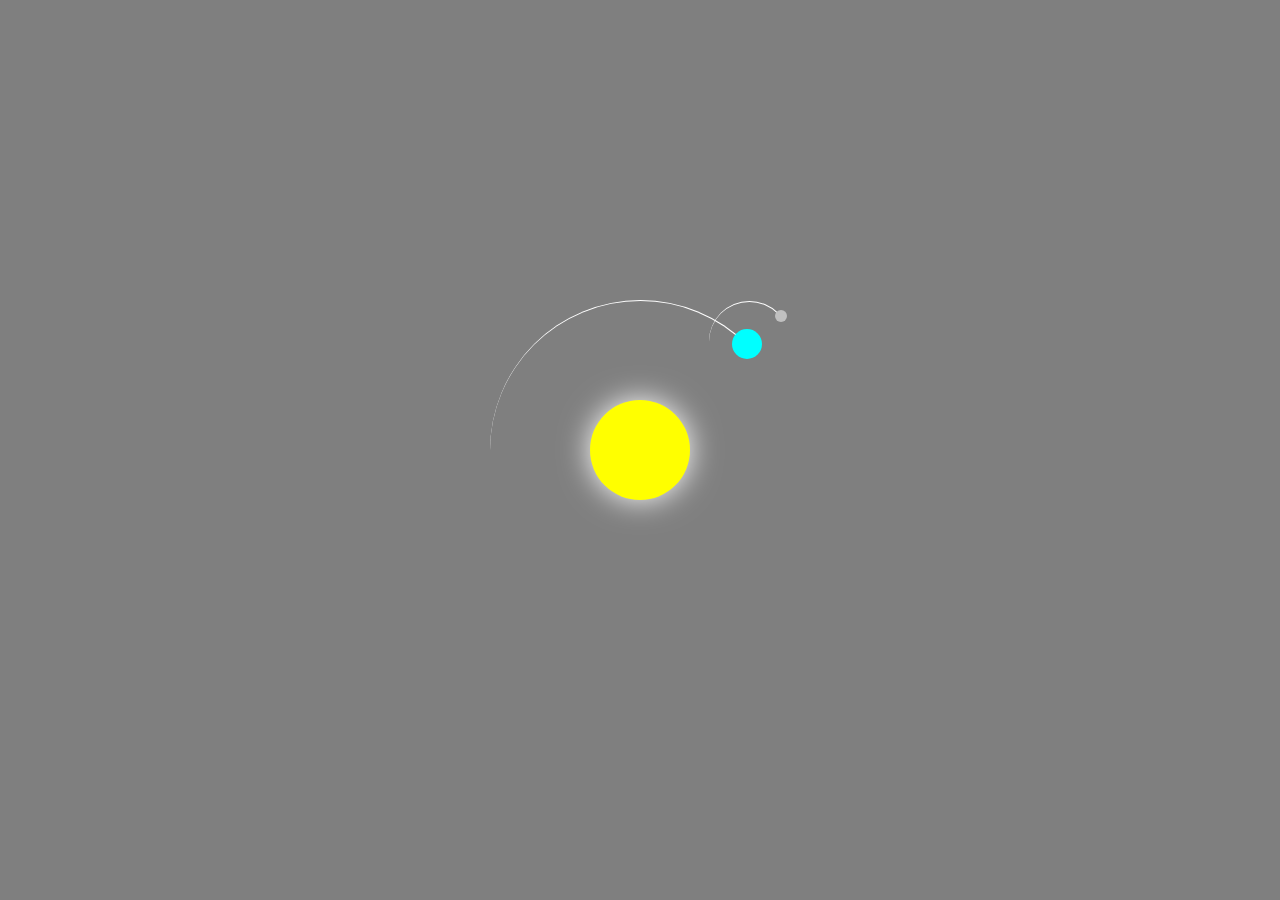
<file: index.html>
<!DOCTYPE html>
<html>
<head>
	<title>Loader Example</title>
	<link rel="stylesheet" type="text/css" href="style.css">
	<style>
		body{
			margin: 0;
    height: 100vh;
    display: flex;
    align-items: center;
    justify-content: center;
    background-color: black;
    overflow: hidden;
		}
		.loader {
  position: fixed;
  top: 0;
  left: 0;
  width: 100%;
  height: 100%;
  z-index: 9999;
  display: flex;
  justify-content: center;
  align-items: center;
}

.loader-background {
  position: absolute;
  top: 0;
  left: 0;
  width: 100%;
  height: 100%;
  background-color: #000;
  opacity: 0.5;
  z-index: -1;
  animation: pulse 2s ease-out infinite;
}


	.container {
    font-size: 10px;
    width: 40em;
    height: 40em;
    position: relative;
 }
.sun {
    position: absolute;
    top: 15em;
    left: 15em;
    width: 10em;
    height: 10em;
    background-color: yellow;
    border-radius: 50%;
    box-shadow: 0 0 3em white;
}
.earth,.moon {
    position: absolute;
    border-style: solid;
    border-color: white transparent transparent transparent;
    border-width: 0.1em 0.1em 0 0;
    border-radius: 50%;
}
.earth {
    top: 5em;
    left: 5em;
    width: 30em;
    height: 30em; 
    animation: orbit 36.5s linear infinite;   
}
.moon {
    top: 0;
    right: 0;
    width: 8em;
    height: 8em; 
    animation: orbit 2.7s linear infinite;
}
.earth::before,
.moon::before {
    content: '';
    position: absolute;
    border-radius: 50%;
}
.earth::before {
    top: 2.8em;
    right: 2.8em;
    width: 3em;
    height: 3em;
    background-color: aqua;    
}
.moon::before {
    top: 0.8em;
    right: 0.2em;
    width: 1.2em;
    height: 1.2em;
    background-color: silver;
}
@keyframes orbit {
    to {
        transform: rotate(360deg);
    }
}


@keyframes pulse {
  0% {
    transform: scale(0.95);
    opacity: 0.7;
  }
  50% {
    transform: scale(1);
    opacity: 1;
  }
  100% {
    transform: scale(0.95);
    opacity: 0.7;
  }
}
	</style>
</head>
<body>
	<div id="loader-container">
		<div id="loader-progress"></div>
		<div id="loader-text"></div>
	</div>
	<div class="loader">
	<div class="loader-background"></div>
  <div class="loader-content">
	<div class="container">
        <div class="sun"></div>
        <div class="earth">
          <div class="moon"></div>
        </div>
      </div>
  </div>
</div>
<div id="content">
    
  </div>
	<script src="java.js"></script>
</body>
</html>
</file>
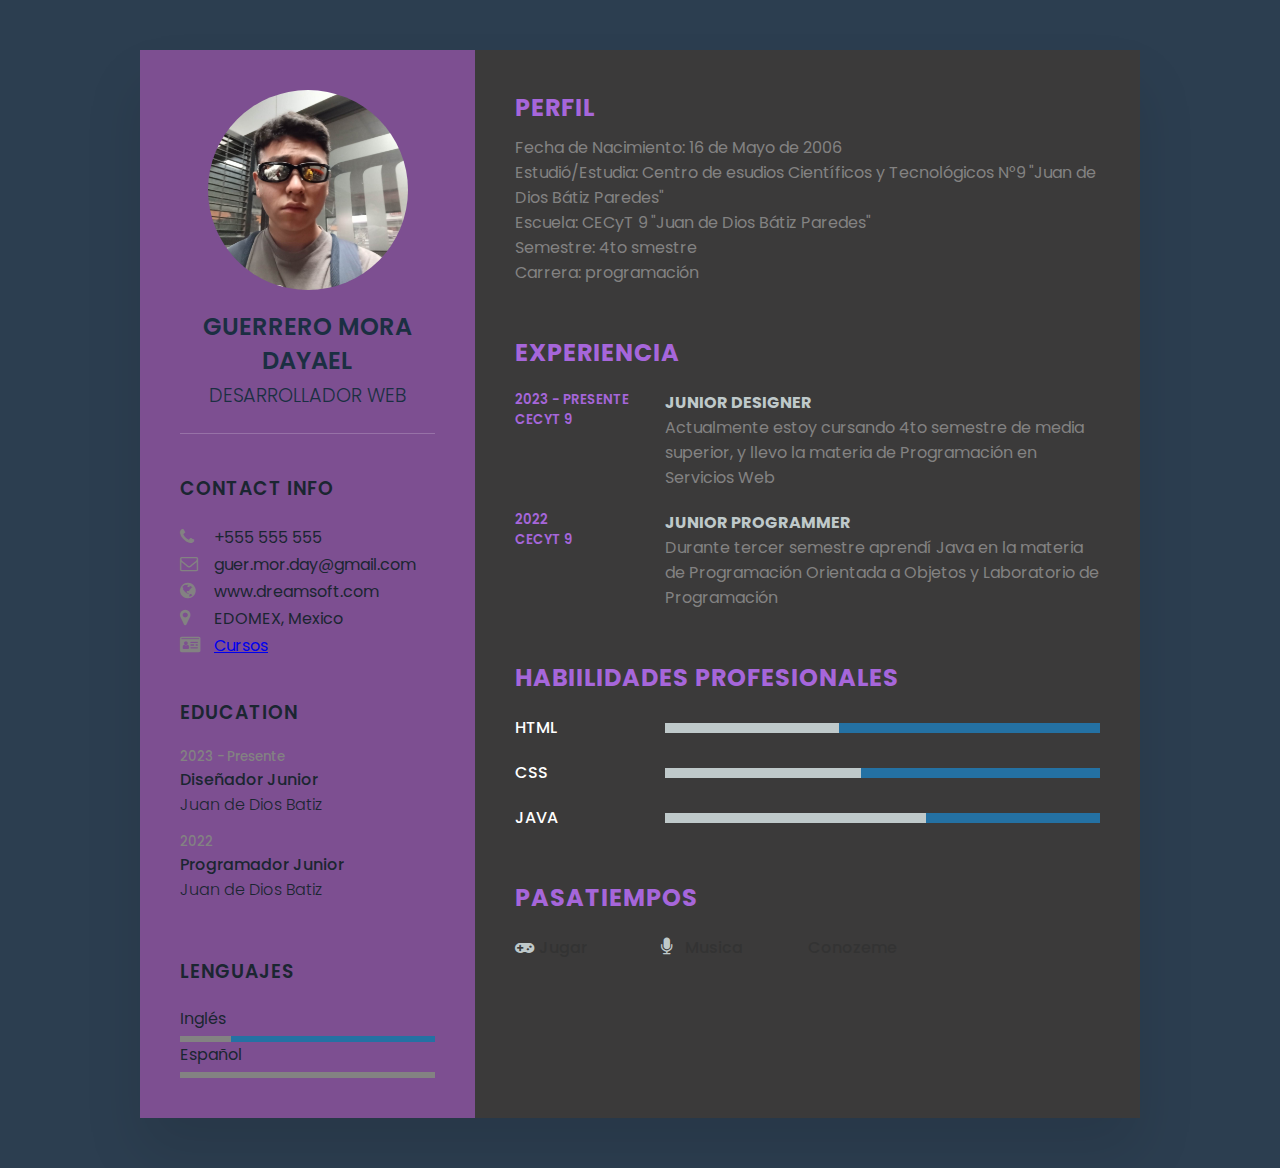
<file: Dream2.0/DREAM3.0/Cv-yayo/index.html>
<!DOCTYPE html>
<html lang="en">
<head>
    <meta name="viewport" content="width=device-width, initial-scale=1.0">
    <title>CV Dayael</title>
    <link rel="stylesheet" href="https://cdnjs.cloudflare.com/ajax/libs/font-awesome/4.7.0/css/font-awesome.css" integrity="sha512-5A8nwdMOWrSz20fDsjczgUidUBR8liPYU+WymTZP1lmY9G6Oc7HlZv156XqnsgNUzTyMefFTcsFH/tnJE/+xBg==" crossorigin="anonymous" referrerpolicy="no-referrer" />
    <link rel="stylesheet" type="text/css" href="style.css">
</head>
<body>
    <div class="container">
        <div class="left_side">
            <div class="profiletext">
                <div class="imgbx">
                    <img src="cvimg.jpg">
                </div>
                <h2>Guerrero Mora Dayael<br><span>Desarrollador Web</span></h2>   
            </div>

            <div class="contactinfo">
                <h3 class="title">contact info</h3>
                <ul>
                    <li>
                        <span class="icon"><i class="fa fa-phone" aria-hidden="true"></i></span>
                        <span class="text">+555 555 555</span>
                    </li>
                    <li>
                        <span class="icon"><i class="fa fa-envelope-o" aria-hidden="true"></i></span>
                        <span class="text">guer.mor.day@gmail.com</span>
                    </li>
                    <li>
                        <span class="icon"><i class="fa fa-globe" aria-hidden="true"></i></span>
                        <span class="text">www.dreamsoft.com</span>
                    </li>
                    <li>
                        <span class="icon"><i class="fa fa-map-marker" aria-hidden="true"></i></span>
                        <span class="text">EDOMEX, Mexico</span>
                    </li>
                    <li>
                        <span class="icon"><i class="fa fa-id-card" aria-hidden="true"></i></span>
                        <span class="text"><a href="informacion.html">Cursos</a></span>
                    </li>
                    
                </ul>
            </div>



            <div class="contactinfo education">
                <h3 class="title">Education</h3>
                <ul>
                    <li>
                        <h5>2023 - Presente</h5>
                        <h4>Diseñador Junior</h4>
                        <h4>Juan de Dios Batiz</h4>
                    </li>
                    <li>
                        <h5>2022</h5>
                        <h4>Programador Junior</h4>
                        <h4>Juan de Dios Batiz</h4>
                    </li>
                </ul>
            </div>

            <div class="contactinfo language">
                <h3 class="title">Lenguajes</h3>
                <ul>
                    <li>
                        <span class="text">Inglés</span>
                        <span class="percent">
                            <div style="width: 20%;"></div>
                        </span>
                    </li>
                    <li>
                        <span class="text">Español</span>
                        <span class="percent">
                            <div style="width: 100%;"></div>
                        </span>
                    </li>
                </ul>  
            </div>
        </div> 
               
        <div class="right_side">
            <div class="about">
                <h2 class="title2">Perfil</h2>
                <p>Fecha de Nacimiento: 16 de Mayo de 2006<br>
                    Estudió/Estudia: Centro de esudios Científicos y Tecnológicos N°9 "Juan de Dios Bátiz Paredes"<br>
                    Escuela: CECyT 9 "Juan de Dios Bátiz Paredes"<br>
                    Semestre: 4to smestre<br>

                    Carrera: programación
                </p>
            </div>
            <div class="about">
                <h2 class="title2">Experiencia</h2>
                <div class="box">
                    <div class="year_company">
                        <h5>2023 - Presente</h5>
                        <h5>CECyT 9</h5>
                    </div>
                    <div class="text">
                        <h4>Junior Designer</h4>
                        <p> Actualmente estoy cursando 4to semestre de media superior, y llevo la materia de Programación en Servicios Web</p>

                    </div>
                </div>
                <div class="box">
                    <div class="year_company">
                        <h5>2022</h5>
                        <h5>CECyT 9</h5>
                    </div>
                    <div class="text">
                        <h4>Junior Programmer</h4>
                        <p> Durante tercer semestre aprendí Java en la materia de Programación Orientada a Objetos y Laboratorio de Programación </p>
                        
                    </div>
                </div>
            </div>

            <div class="about skills">
                <h2 class="title2">Habiilidades profesionales</h2>
                <div class="box">
                    <h4>html</h4>
                    <div class="percent">
                        <div style="width: 40%;"></div>
                    </div>
                </div>
                <div class="box">
                    <h4>css</h4>
                    <div class="percent">
                        <div style="width: 45%;"></div>
                    </div>
                </div>
                <div class="box">
                    <h4>java</h4>
                    <div class="percent">
                        <div style="width: 60%;"></div>
                    </div>
                </div>
            </div>
            <div class="about interest">
                <h2 class="title2">Pasatiempos</h2>
                <ul>
                    <li><i class="fa fa-gamepad" aria-hidden="true"></i> Jugar</li>
                    <li><i class="fa fa-microphone" aria-hidden="true"></i> Musica</li>
                    <li>Conozeme</li>
                </ul>
            </div>    
        </div>        
    </div>
</body>
</html>
</file>
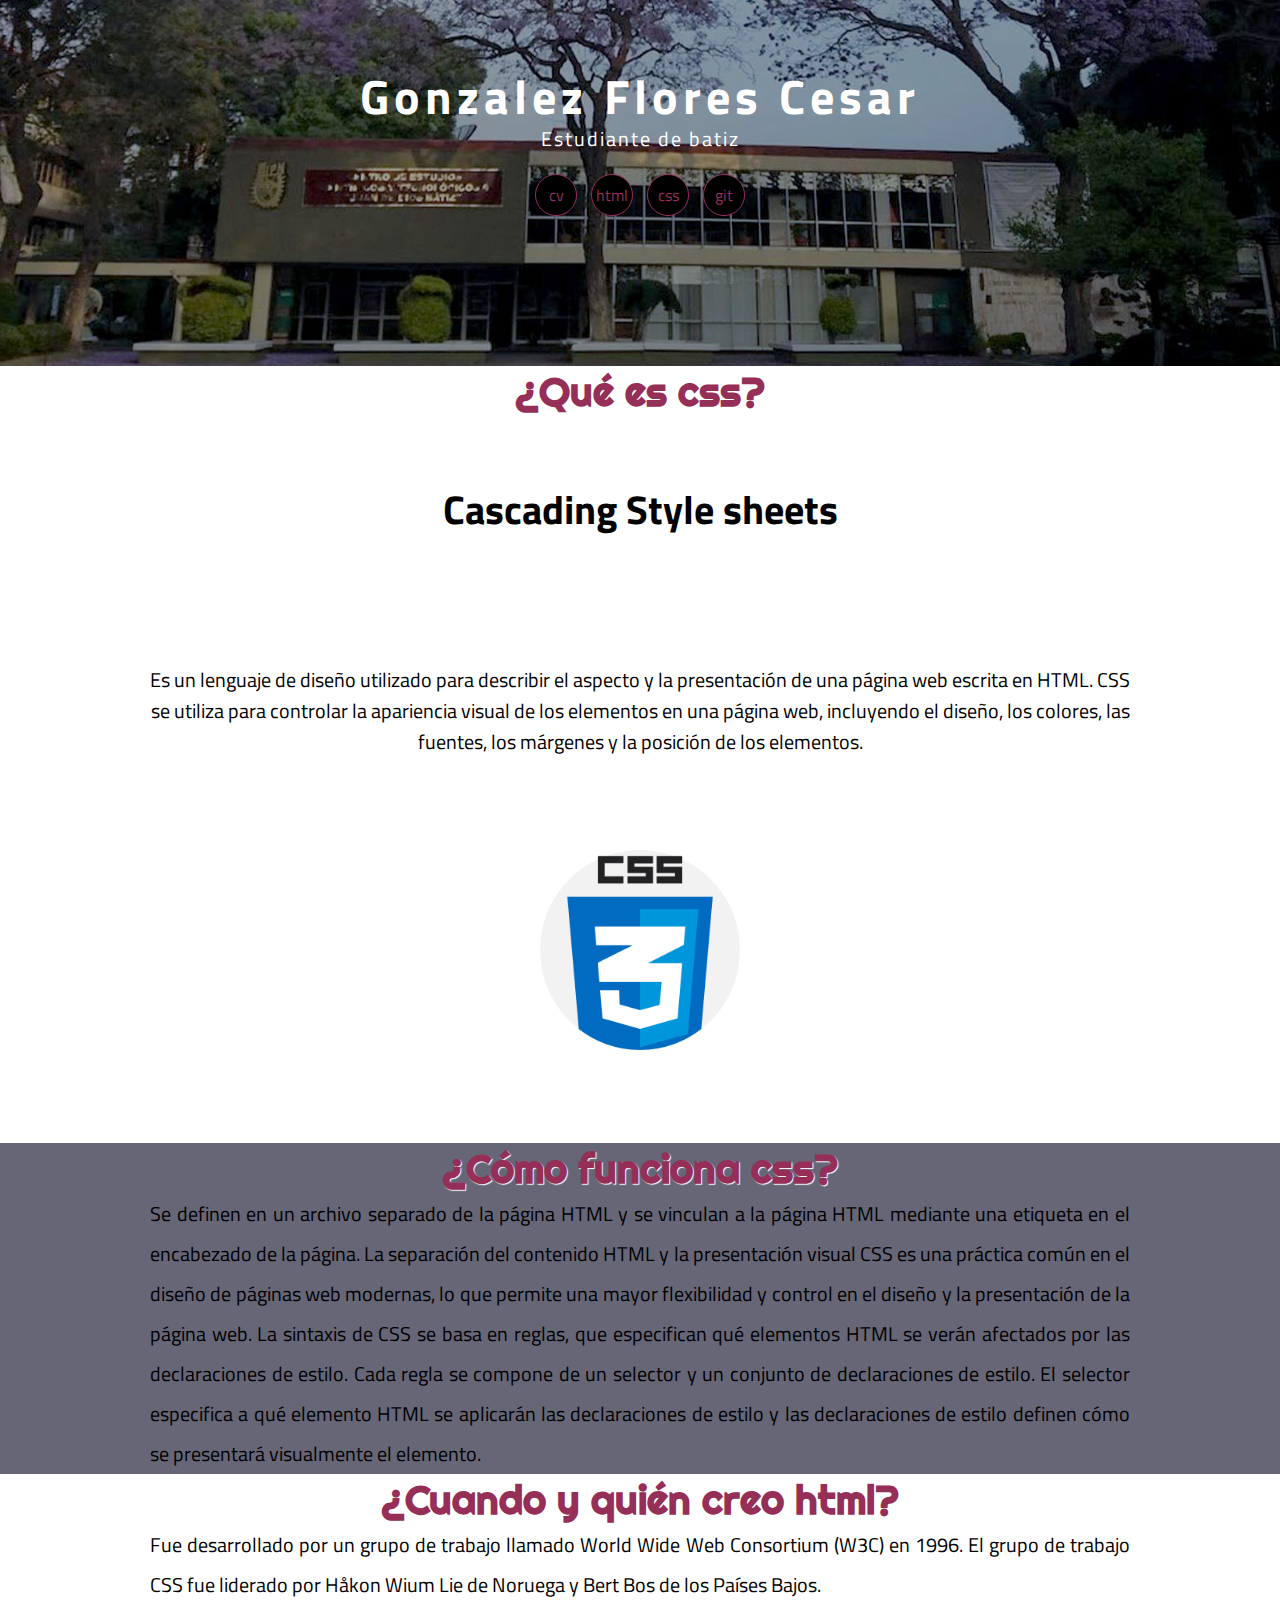
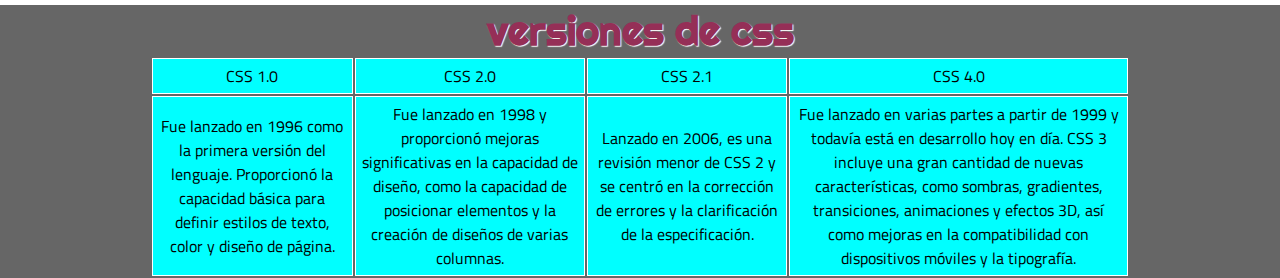
<file: Dream2.0/DREAM3.0/cv-master/css.html>
<html lang="es">
<head>
    <meta charset="UTF-8">
    <meta http-equiv="X-UA-Compatible" content="IE=edge">
    <link rel="stylesheet" href="https://cdnjs.cloudflare.com/ajax/libs/font-awesome/6.2.1/css/all.min.css" integrity="sha512-MV7K8+y+gLIBoVD59lQIYicR65iaqukzvf/nwasF0nqhPay5w/9lJmVM2hMDcnK1OnMGCdVK+iQrJ7lzPJQd1w==" crossorigin="anonymous" referrerpolicy="no-referrer" />
    <meta name="viewport" content="width=device-width, initial-scale=1.0">
    <link rel="stylesheet" href="csst.css">
    <title>CV Gonzalez Flores Cesar</title>
</head>
<body>
    
    <section class="inicio" id="inicio">
        <div class="contenido-seccion">
            <header>
                <!-- <div class="nav-bar" onclick="mostrarOcultarMenu()">
                     <i class="fa-solid fa-bars"></i> 
                </div> -->
                <nav id="nav" class="nav">
                    <a href="#inicio">Inicio</a>
                    <a href="#sobremi">Sobre mí</a>
                    <a href="#habilidades">Habilidades</a>
                    <a href="#resumen">Resumen</a>
                    <a href="#contacto">Contacto</a>
                </nav>
                <div class="logo">
                    <span class="color"></span>
                </div>
            </header>
            <div class="info">
                <h1>Gonzalez Flores Cesar</h1>
                <h2>Estudiante de batiz</h2>
                <div class="redes">
                    <a href="index.html">cv</i></a>
                    <a href="html.html">html</i></a>
                    <a href="css.html">css</i></a>
                    <a href="git.html">git</i></a>
                    
                </div>
            </div>
        </div>
    </section>
    <section class="git">
        <div class="contenido-seccion">
            <h2 class="titulo-seccion que">¿Qué es css?</h2>
            <h3></h3>

            <p class="especial"></p>
            <p></p>

            <div class="quees">
                <br><br>
                <h1>Cascading Style sheets</h1>
               <p><br><br><br><br> Es un lenguaje de diseño utilizado para describir el aspecto y la presentación de una página web escrita en HTML. CSS se utiliza para controlar la apariencia visual de los elementos en una página web, incluyendo el diseño, los colores, las fuentes, los márgenes y la posición de los elementos.</p>
                <br><br><br>
                <img src="css.png" align="center" width="200px">
                <br><br><br><br>
            </div>
            <h2 class="titulo-seccion funcioon">¿Cómo funciona css?</h2>
          <div class="funcion">
            <p>
                Se definen en un archivo separado de la página HTML y se vinculan a la página HTML mediante una etiqueta <link> en el encabezado de la página. La separación del contenido HTML y la presentación visual CSS es una práctica común en el diseño de páginas web modernas, lo que permite una mayor flexibilidad y control en el diseño y la presentación de la página web.

La sintaxis de CSS se basa en reglas, que especifican qué elementos HTML se verán afectados por las declaraciones de estilo. Cada regla se compone de un selector y un conjunto de declaraciones de estilo. El selector especifica a qué elemento HTML se aplicarán las declaraciones de estilo y las declaraciones de estilo definen cómo se presentará visualmente el elemento.
            </p>
          </div>
          <h2 class="titulo-seccion cuandoo">
            ¿Cuando y quién creo html?
          
          </h2>  
          <div class="cuandoh">
            <p>
                
                Fue desarrollado por un grupo de trabajo llamado World Wide Web Consortium (W3C) en 1996. El grupo de trabajo CSS fue liderado por Håkon Wium Lie de Noruega y Bert Bos de los Países Bajos.
            </p>
          </div>
          <h2 class="titulo-seccion versioon"> versiones de css</h2>
          <div class="version">
           <p>
            <table class="html">
                <tr>
                 <td>CSS 1.0</td>
                 <td>CSS 2.0</td>
                 <td>CSS 2.1</td>
                 <td>CSS 4.0</td>
                 
                </tr>
                <tr>
                    <td> Fue lanzado en 1996 como la primera versión del lenguaje. Proporcionó la capacidad básica para definir estilos de texto, color y diseño de página.</td>
                    <td> Fue lanzado en 1998 y proporcionó mejoras significativas en la capacidad de diseño, como la capacidad de posicionar elementos y la creación de diseños de varias columnas.</td>
                    <td>  Lanzado en 2006, es una revisión menor de CSS 2 y se centró en la corrección de errores y la clarificación de la especificación.</td>
                    <td> Fue lanzado en varias partes a partir de 1999 y todavía está en desarrollo hoy en día. CSS 3 incluye una gran cantidad de nuevas características, como sombras, gradientes, transiciones, animaciones y efectos 3D, así como mejoras en la compatibilidad con dispositivos móviles y la tipografía.</td>
                    
                </tr>
            </table>
           </p>
          </div>
          
          
        </div>  
    </section>
</body>
</html>
</file>
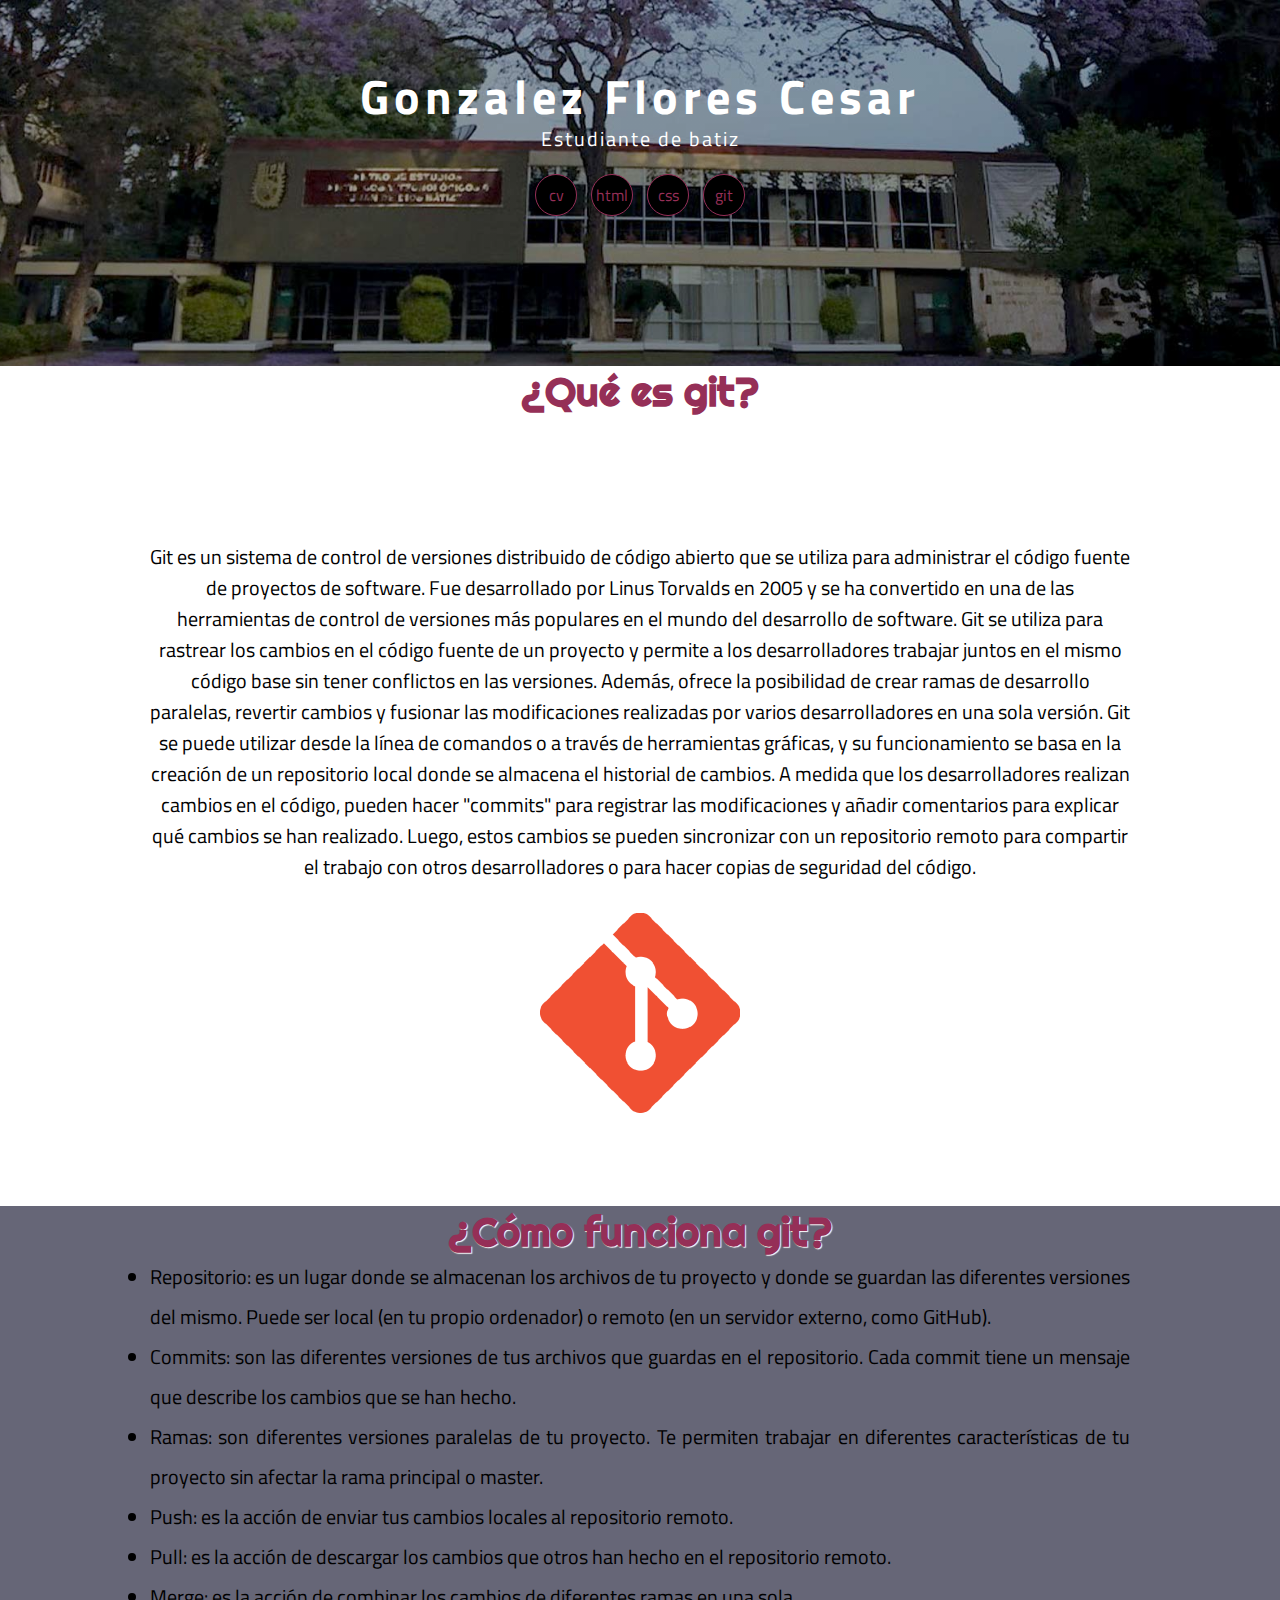
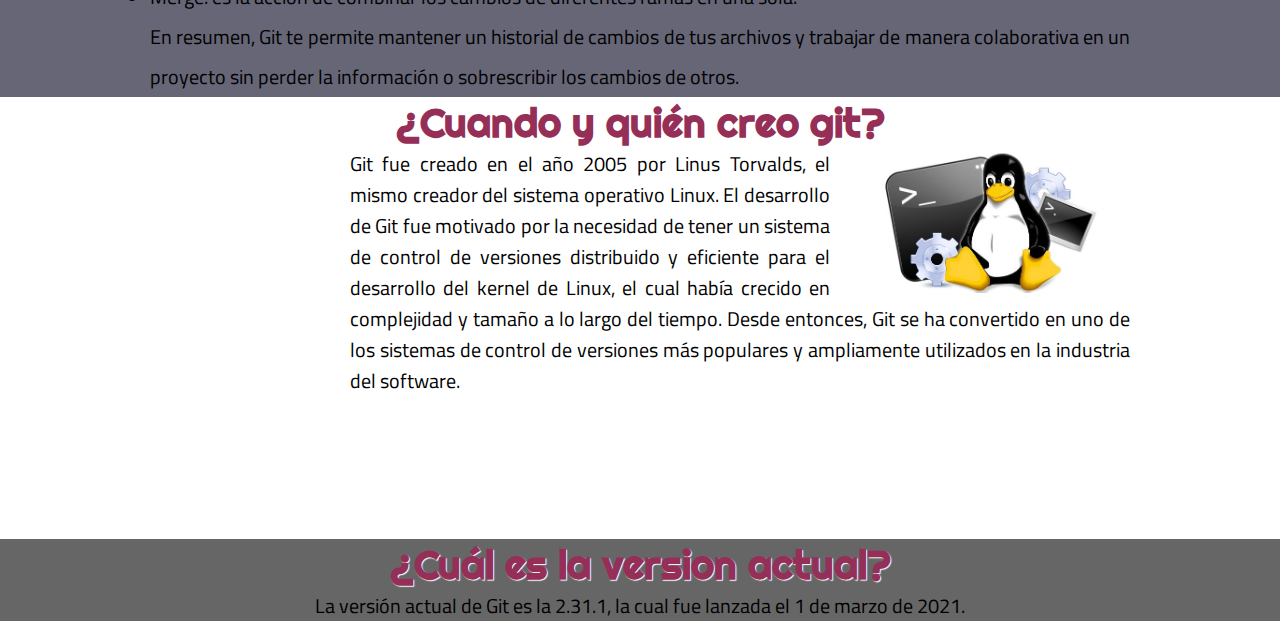
<file: Dream2.0/DREAM3.0/cv-master/git.html>
<html lang="es">
<head>
    <meta charset="UTF-8">
    <meta http-equiv="X-UA-Compatible" content="IE=edge">
    <link rel="stylesheet" href="https://cdnjs.cloudflare.com/ajax/libs/font-awesome/6.2.1/css/all.min.css" integrity="sha512-MV7K8+y+gLIBoVD59lQIYicR65iaqukzvf/nwasF0nqhPay5w/9lJmVM2hMDcnK1OnMGCdVK+iQrJ7lzPJQd1w==" crossorigin="anonymous" referrerpolicy="no-referrer" />
    <meta name="viewport" content="width=device-width, initial-scale=1.0">
    <link rel="stylesheet" href="csst.css">
    <title>CV Gonzalez Flores Cesar</title>
</head>
<body>
    
    <section class="inicio" id="inicio">
        <div class="contenido-seccion">
            <header>
                <!-- <div class="nav-bar" onclick="mostrarOcultarMenu()">
                     <i class="fa-solid fa-bars"></i> 
                </div> -->
                <nav id="nav" class="nav">
                    <a href="#inicio">Inicio</a>
                    <a href="#sobremi">Sobre mí</a>
                    <a href="#habilidades">Habilidades</a>
                    <a href="#resumen">Resumen</a>
                    <a href="#contacto">Contacto</a>
                </nav>
                <div class="logo">
                    <span class="color"></span>
                </div>
            </header>
            <div class="info">
                <h1>Gonzalez Flores Cesar</h1>
                <h2>Estudiante de batiz</h2>
                <div class="redes">
                    <a href="index.html">cv</i></a>
                    <a href="html.html">html</i></a>
                    <a href="css.html">css</i></a>
                    <a href="git.html">git</i></a>
                    
                </div>
            </div>
        </div>
    </section>

    <section class="git">
        <div class="contenido-seccion">
            <h2 class="titulo-seccion que">¿Qué es git?</h2>
            <h3></h3>

            <p class="especial"></p>
            <p></p>

            <div class="quees">
               <p><br><br><br><br>Git es un sistema de control de versiones distribuido de código abierto que se utiliza para administrar el código fuente de proyectos de software. Fue desarrollado por Linus Torvalds en 2005 y se ha convertido en una de las herramientas de control de versiones más populares en el mundo del desarrollo de software.

                Git se utiliza para rastrear los cambios en el código fuente de un proyecto y permite a los desarrolladores trabajar juntos en el mismo código base sin tener conflictos en las versiones. Además, ofrece la posibilidad de crear ramas de desarrollo paralelas, revertir cambios y fusionar las modificaciones realizadas por varios desarrolladores en una sola versión.
                
                Git se puede utilizar desde la línea de comandos o a través de herramientas gráficas, y su funcionamiento se basa en la creación de un repositorio local donde se almacena el historial de cambios. A medida que los desarrolladores realizan cambios en el código, pueden hacer "commits" para registrar las modificaciones y añadir comentarios para explicar qué cambios se han realizado. Luego, estos cambios se pueden sincronizar con un repositorio remoto para compartir el trabajo con otros desarrolladores o para hacer copias de seguridad del código.</p>
                <br>
                <img src="git.png" align="center">
                <br><br><br><br>
            </div>
            <h2 class="titulo-seccion funcioon">¿Cómo funciona git?</h2>
          <div class="funcion">
            <p>
                <ul>
                    <li>Repositorio: es un lugar donde se almacenan los archivos de tu proyecto y donde se guardan las diferentes versiones del mismo. Puede ser local (en tu propio ordenador) o remoto (en un servidor externo, como GitHub).</li>

                <li>Commits: son las diferentes versiones de tus archivos que guardas en el repositorio. Cada commit tiene un mensaje que describe los cambios que se han hecho.</li>
                
                <li>Ramas: son diferentes versiones paralelas de tu proyecto. Te permiten trabajar en diferentes características de tu proyecto sin afectar la rama principal o master.</li>
                
                <li>Push: es la acción de enviar tus cambios locales al repositorio remoto.</li>
                
                <li>Pull: es la acción de descargar los cambios que otros han hecho en el repositorio remoto.</li>
                
                <li>Merge: es la acción de combinar los cambios de diferentes ramas en una sola.</li>
                </ul>
                En resumen, Git te permite mantener un historial de cambios de tus archivos y trabajar de manera colaborativa en un proyecto sin perder la información o sobrescribir los cambios de otros. 
            </p>
          </div>
          <h2 class="titulo-seccion cuandoo">
            ¿Cuando y quién creo git?
          
          </h2>  
          <div class="cuando">
            <p>
                <img src="linux-kernel.jpg" align="right" width="300" height="auto">
                Git fue creado en el año 2005 por Linus Torvalds, el mismo creador del sistema operativo Linux. El desarrollo de Git fue motivado por la necesidad de tener un sistema de control de versiones distribuido y eficiente para el desarrollo del kernel de Linux, el cual había crecido en complejidad y tamaño a lo largo del tiempo. Desde entonces, Git se ha convertido en uno de los sistemas de control de versiones más populares y ampliamente utilizados en la industria del software.
                <br><br><br><br>
            </p>
          </div>
          <h2 class="titulo-seccion versioon"> ¿Cuál es la version actual?</h2>
          <div class="version">
           <p>
            La versión actual de Git es la 2.31.1, la cual fue lanzada el 1 de marzo de 2021.
           </p>
          </div>
          
          
        </div>  
    </section>
</body>
</html>
</file>
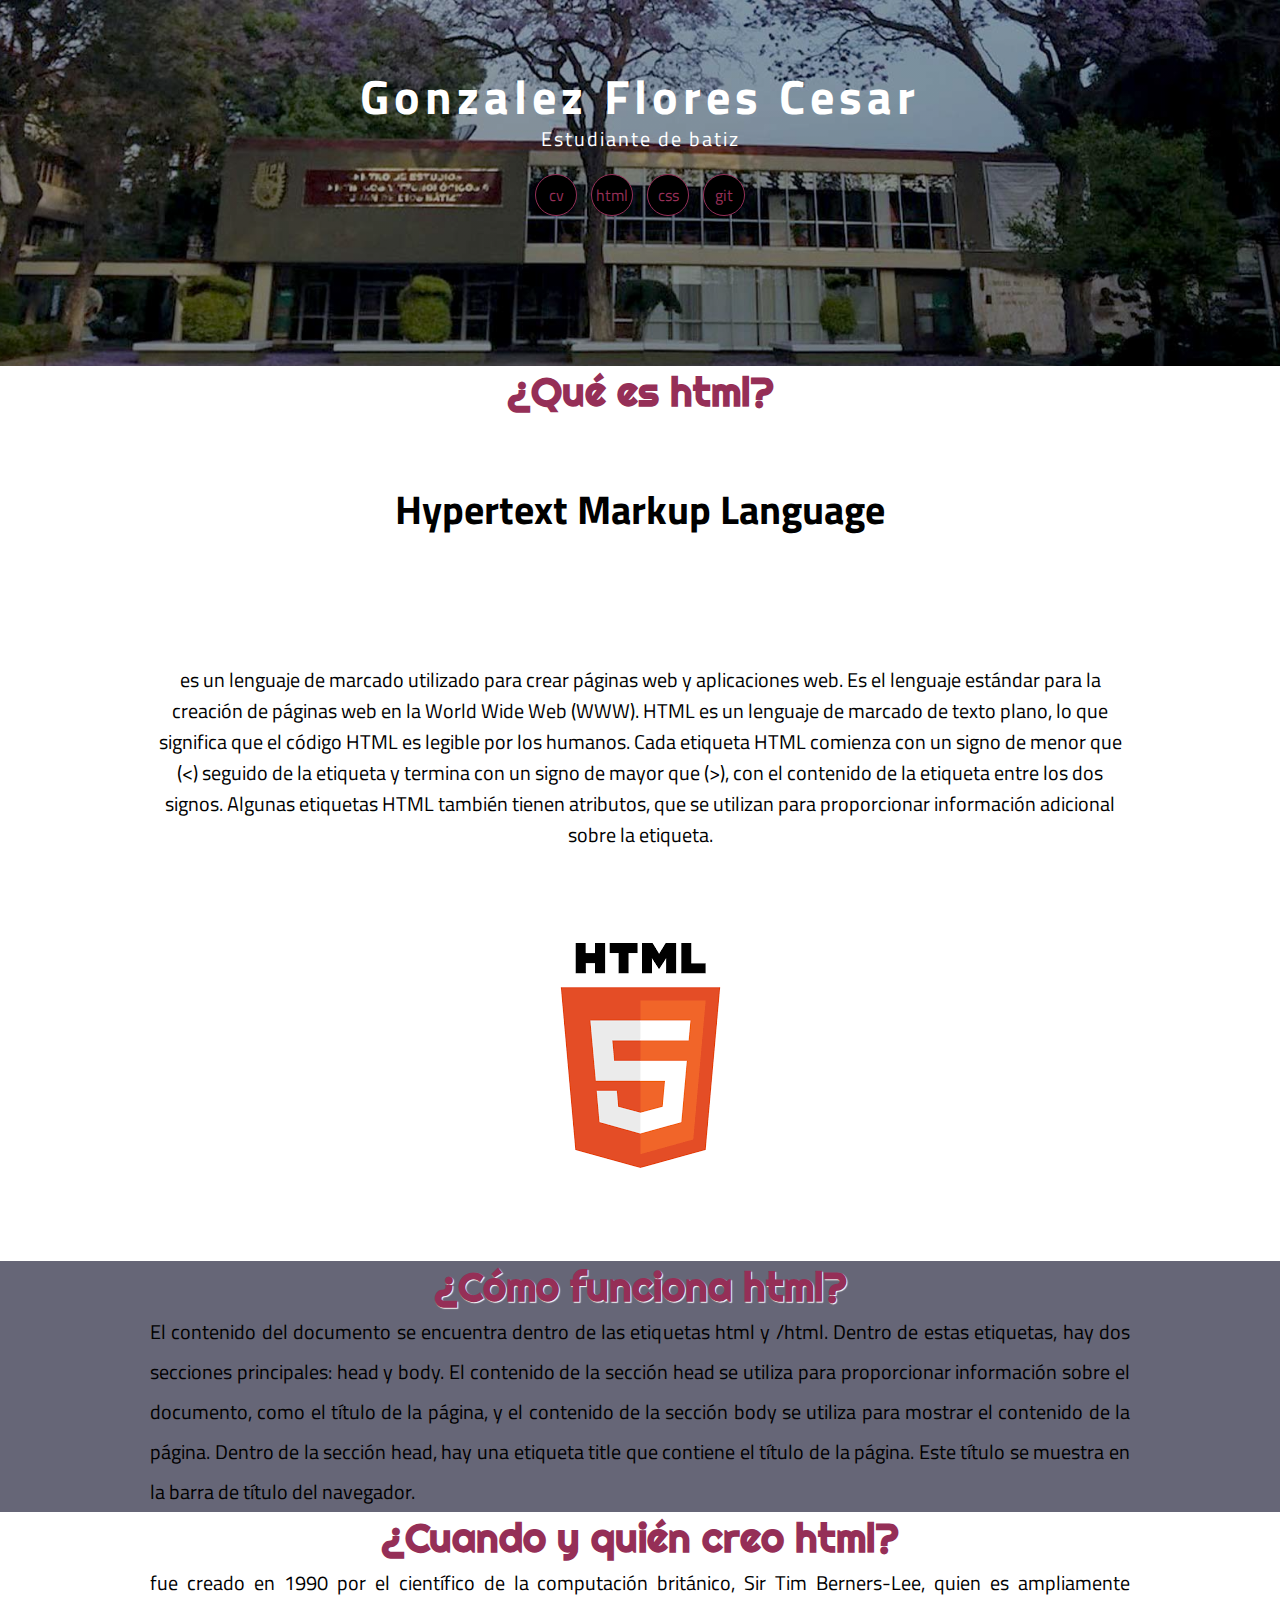
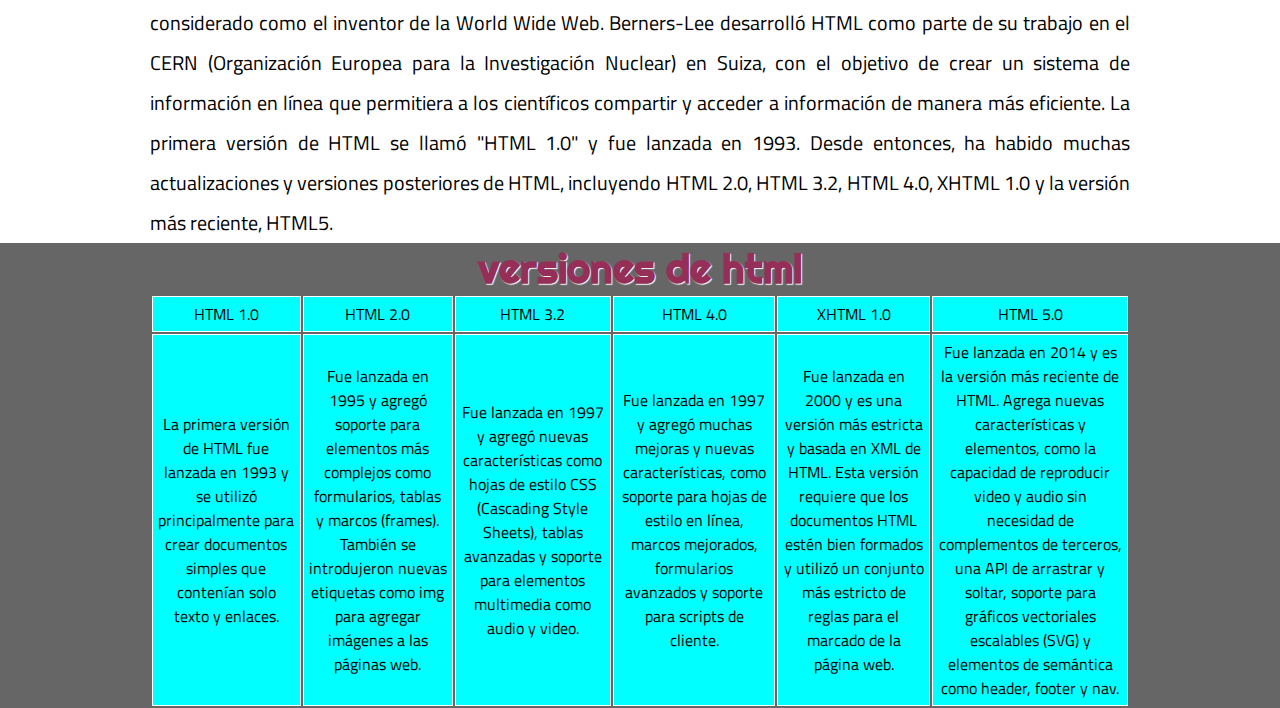
<file: Dream2.0/DREAM3.0/cv-master/html.html>
<html lang="es">
<head>
    <meta charset="UTF-8">
    <meta http-equiv="X-UA-Compatible" content="IE=edge">
    <link rel="stylesheet" href="https://cdnjs.cloudflare.com/ajax/libs/font-awesome/6.2.1/css/all.min.css" integrity="sha512-MV7K8+y+gLIBoVD59lQIYicR65iaqukzvf/nwasF0nqhPay5w/9lJmVM2hMDcnK1OnMGCdVK+iQrJ7lzPJQd1w==" crossorigin="anonymous" referrerpolicy="no-referrer" />
    <meta name="viewport" content="width=device-width, initial-scale=1.0">
    <link rel="stylesheet" href="csst.css">
    <title>CV Gonzalez Flores Cesar</title>
</head>
<body>
    
    <section class="inicio" id="inicio">
        <div class="contenido-seccion">
            <header>
                <!-- <div class="nav-bar" onclick="mostrarOcultarMenu()">
                     <i class="fa-solid fa-bars"></i> 
                </div> -->
                <nav id="nav" class="nav">
                    <a href="#inicio">Inicio</a>
                    <a href="#sobremi">Sobre mí</a>
                    <a href="#habilidades">Habilidades</a>
                    <a href="#resumen">Resumen</a>
                    <a href="#contacto">Contacto</a>
                </nav>
                <div class="logo">
                    <span class="color"></span>
                </div>
            </header>
            <div class="info">
                <h1>Gonzalez Flores Cesar</h1>
                <h2>Estudiante de batiz</h2>
                <div class="redes">
                    <a href="index.html">cv</i></a>
                    <a href="html.html">html</i></a>
                    <a href="css.html">css</i></a>
                    <a href="git.html">git</i></a>
                    
                </div>
            </div>
        </div>
    </section>
    <section class="git">
        <div class="contenido-seccion">
            <h2 class="titulo-seccion que">¿Qué es html?</h2>
            <h3></h3>

            <p class="especial"></p>
            <p></p>

            <div class="quees">
                <br><br>
                <h1>Hypertext Markup Language</h1>
               <p><br><br><br><br> es un lenguaje de marcado utilizado para crear páginas web y aplicaciones web. Es el lenguaje estándar para la creación de páginas web en la World Wide Web (WWW).
                HTML es un lenguaje de marcado de texto plano, lo que significa que el código HTML es legible por los humanos. Cada etiqueta HTML comienza con un signo de menor que (<) seguido de la etiqueta y termina con un signo de mayor que (>), con el contenido de la etiqueta entre los dos signos. Algunas etiquetas HTML también tienen atributos, que se utilizan para proporcionar información adicional sobre la etiqueta.</p>
                <br><br><br>
                <img src="html.png" align="center">
                <br><br><br><br>
            </div>
            <h2 class="titulo-seccion funcioon">¿Cómo funciona html?</h2>
          <div class="funcion">
            <p>
                El contenido del documento se encuentra dentro de las etiquetas html y /html. Dentro de estas etiquetas, hay dos secciones principales: head y body. El contenido de la sección head se utiliza para proporcionar información sobre el documento, como el título de la página, y el contenido de la sección body se utiliza para mostrar el contenido de la página.

                    Dentro de la sección head, hay una etiqueta title que contiene el título de la página. Este título se muestra en la barra de título del navegador.
            </p>
          </div>
          <h2 class="titulo-seccion cuandoo">
            ¿Cuando y quién creo html?
          
          </h2>  
          <div class="cuandoh">
            <p>
                
                fue creado en 1990 por el científico de la computación británico, Sir Tim Berners-Lee, quien es ampliamente considerado como el inventor de la World Wide Web. Berners-Lee desarrolló HTML como parte de su trabajo en el CERN (Organización Europea para la Investigación Nuclear) en Suiza, con el objetivo de crear un sistema de información en línea que permitiera a los científicos compartir y acceder a información de manera más eficiente. La primera versión de HTML se llamó "HTML 1.0" y fue lanzada en 1993. Desde entonces, ha habido muchas actualizaciones y versiones posteriores de HTML, incluyendo HTML 2.0, HTML 3.2, HTML 4.0, XHTML 1.0 y la versión más reciente, HTML5.
            </p>
          </div>
          <h2 class="titulo-seccion versioon"> versiones de html</h2>
          <div class="version">
           <p>
            <table class="html">
                <tr>
                 <td>HTML 1.0</td>
                 <td>HTML 2.0</td>
                 <td>HTML 3.2</td>
                 <td>HTML 4.0</td>
                 <td>XHTML 1.0</td>
                 <td>HTML 5.0</td>
                </tr>
                <tr>
                    <td> La primera versión de HTML fue lanzada en 1993 y se utilizó principalmente para crear documentos simples que contenían solo texto y enlaces.</td>
                    <td>Fue lanzada en 1995 y agregó soporte para elementos más complejos como formularios, tablas y marcos (frames). También se introdujeron nuevas etiquetas como img para agregar imágenes a las páginas web.</td>
                    <td> Fue lanzada en 1997 y agregó nuevas características como hojas de estilo CSS (Cascading Style Sheets), tablas avanzadas y soporte para elementos multimedia como audio y video.</td>
                    <td>Fue lanzada en 1997 y agregó muchas mejoras y nuevas características, como soporte para hojas de estilo en línea, marcos mejorados, formularios avanzados y soporte para scripts de cliente.</td>
                    <td> Fue lanzada en 2000 y es una versión más estricta y basada en XML de HTML. Esta versión requiere que los documentos HTML estén bien formados y utilizó un conjunto más estricto de reglas para el marcado de la página web.</td>
                    <td> Fue lanzada en 2014 y es la versión más reciente de HTML. Agrega nuevas características y elementos, como la capacidad de reproducir video y audio sin necesidad de complementos de terceros, una API de arrastrar y soltar, soporte para gráficos vectoriales escalables (SVG) y elementos de semántica como header, footer y nav.</td>
                </tr>
            </table>
           </p>
          </div>
          
          
        </div>  
    </section>
</body>
</html>
</file>
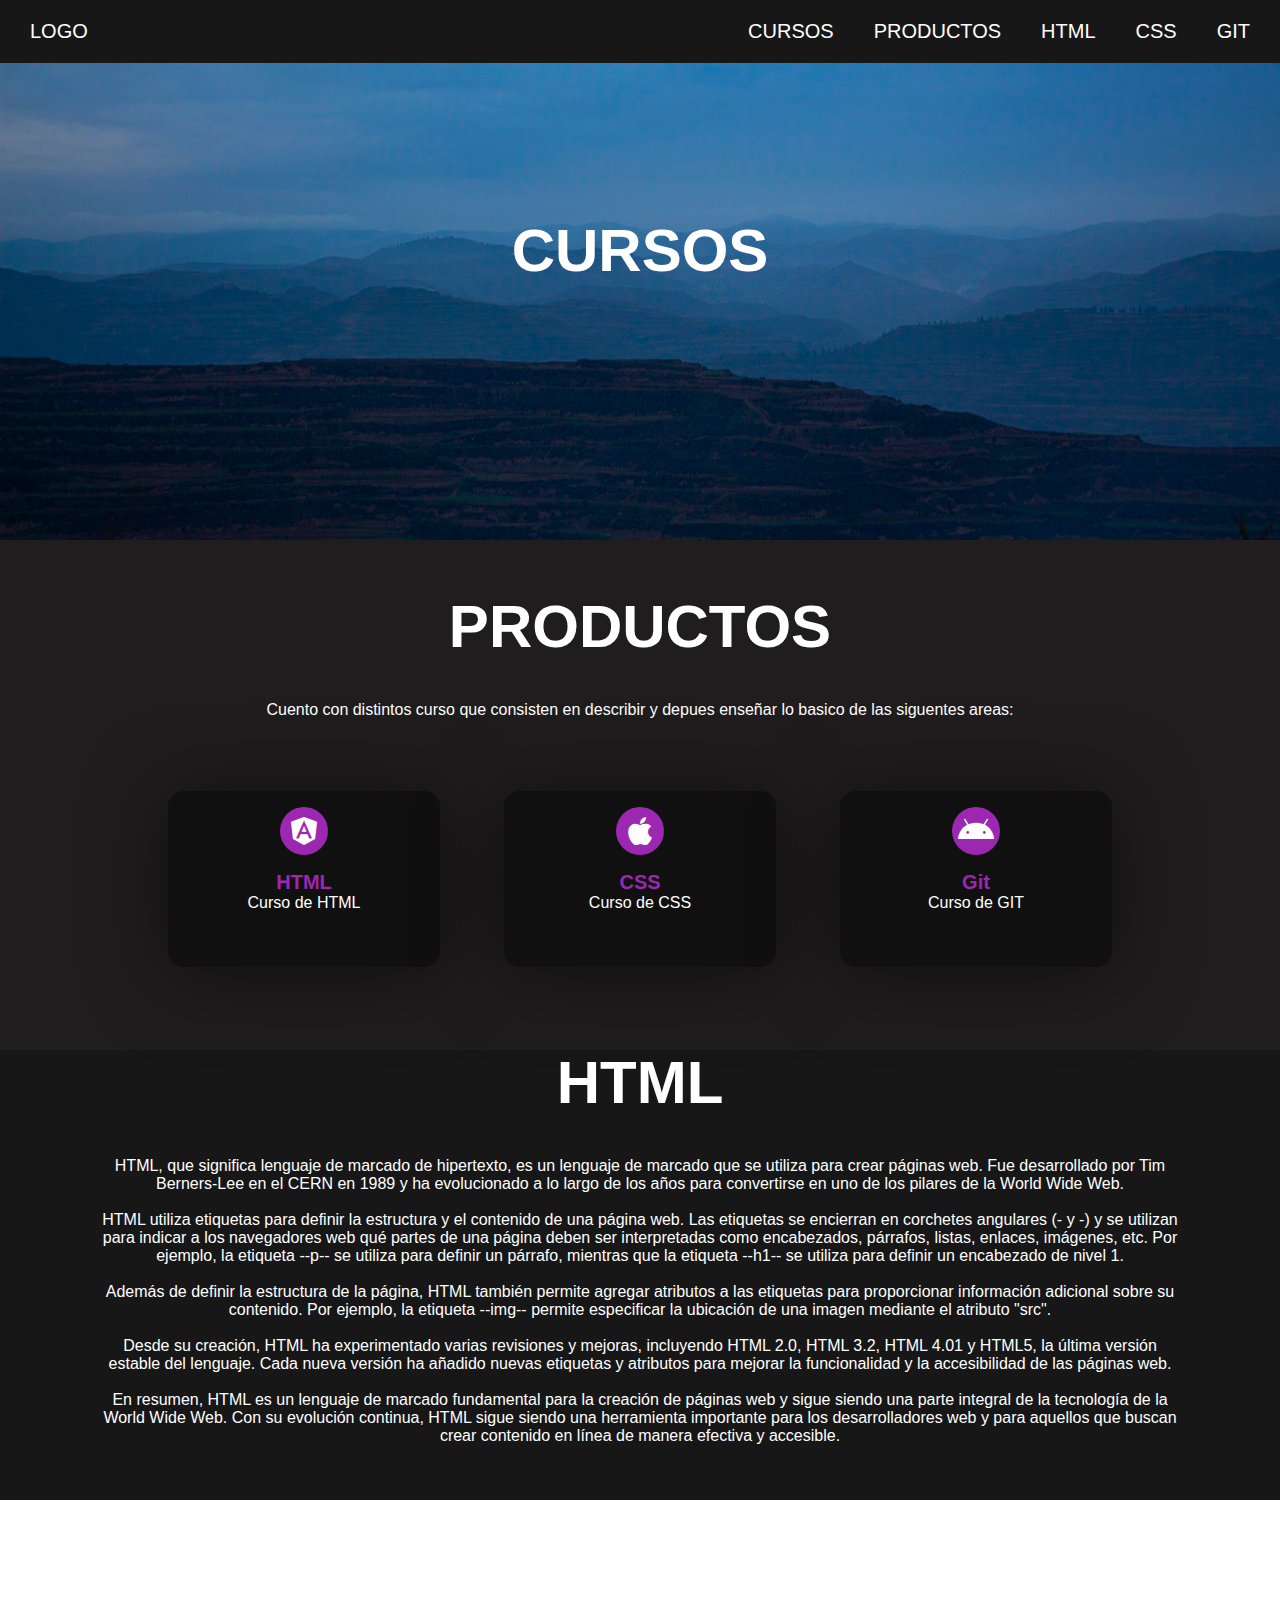
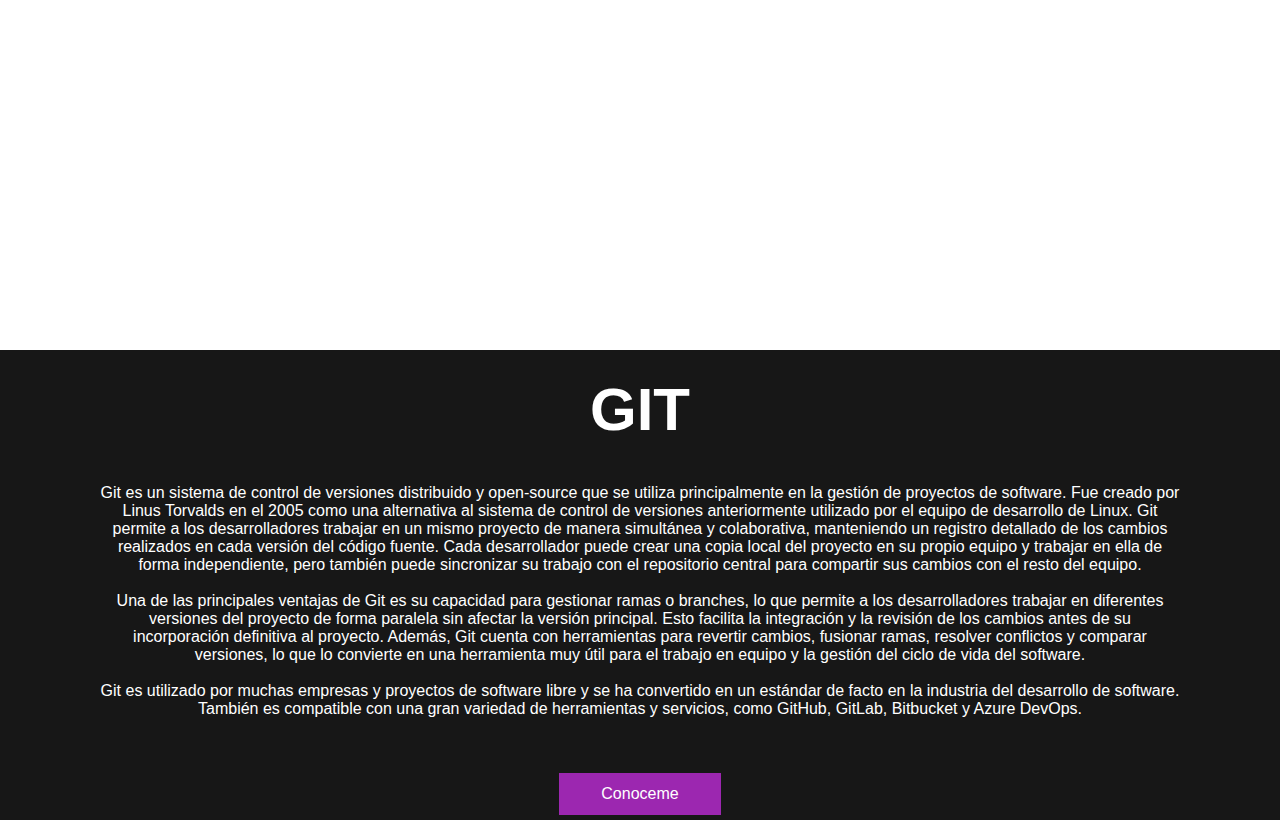
<file: Dream2.0/DREAM3.0/Cv-yayo/informacion.html>
<!DOCTYPE html>
<html >
<head>
    <link rel="stylesheet" href="https://cdnjs.cloudflare.com/ajax/libs/font-awesome/5.15.1/css/all.min.css">
    <title>Document</title>
    <link rel="stylesheet" href="cssinformacion.css">
</head>
<body>
    
    <div class="head">

        <div class="logo">
            <a href="#">Logo</a>
        </div>

        <nav class="navbar">
            <a href="#Cursos">Cursos</a>
            <a href="#Productos">Productos</a>
            <a href="#HTML">HTML</a>
            <a href="#CSS">CSS</a>
            <a href="#GIT">GIT</a>            
        </nav>

    </div>

    <header class="content header" id="Cursos">
        <h2 class="title">Cursos</h2>

        </div>
    </header>

    <section class="content sau" id="Productos">

        <h2 class="title">Productos</h2>
        <p>Cuento con distintos curso que consisten en describir y depues enseñar lo basico de las siguentes areas:</p>

        <div class="box-container">

            <div class="box">
                <i class="fab fa-angular"></i>
                <h3>HTML</h3> 
                <p>Curso de HTML </p>              
            </div>
           
            <div class="box">
                <i class="fab fa-apple"></i>
                <h3>CSS</h3> 
                <p>Curso de CSS</p>              
            </div>
           
            <div class="box">
                <i class="fab fa-android"></i>
                <h3>Git</h3> 
                <p>Curso de GIT </p>              
            </div>
        </div>
    </section>

    <section class="content info1" id="HTML">

        <h2 class="title" >Html</h2>
        <p>HTML, que significa lenguaje de marcado de hipertexto, es un lenguaje de marcado que se utiliza para crear páginas web. Fue desarrollado por Tim Berners-Lee en el CERN en 1989 y ha evolucionado a lo largo de los años para convertirse en uno de los pilares de la World Wide Web.<br><br>
            HTML utiliza etiquetas para definir la estructura y el contenido de una página web. Las etiquetas se encierran en corchetes angulares (- y -) y se utilizan para indicar a los navegadores web qué partes de una página deben ser interpretadas como encabezados, párrafos, listas, enlaces, imágenes, etc. Por ejemplo, la etiqueta --p-- se utiliza para definir un párrafo, mientras que la etiqueta --h1-- se utiliza para definir un encabezado de nivel 1.<br><br>
            Además de definir la estructura de la página, HTML también permite agregar atributos a las etiquetas para proporcionar información adicional sobre su contenido. Por ejemplo, la etiqueta --img-- permite especificar la ubicación de una imagen mediante el atributo "src".<br><br>
            Desde su creación, HTML ha experimentado varias revisiones y mejoras, incluyendo HTML 2.0, HTML 3.2, HTML 4.01 y HTML5, la última versión estable del lenguaje. Cada nueva versión ha añadido nuevas etiquetas y atributos para mejorar la funcionalidad y la accesibilidad de las páginas web.<br><br>
            En resumen, HTML es un lenguaje de marcado fundamental para la creación de páginas web y sigue siendo una parte integral de la tecnología de la World Wide Web. Con su evolución continua, HTML sigue siendo una herramienta importante para los desarrolladores web y para aquellos que buscan crear contenido en línea de manera efectiva y accesible.<br><br>
            

        </p>


    </section>

    <section class="content info2" id="CSS">

        <article class="contet price">
            <h2 class="title">CSS</h2>
            <p>CSS (Cascading Style Sheets) es un lenguaje de estilo utilizado para describir la presentación visual de documentos HTML (Hypertext Markup Language) y XML (Extensible Markup Language).CSS se utiliza para definir cómo se deben mostrar los elementos HTML en una página web, incluyendo el color, la fuente, el tamaño, el diseño y otros aspectos visuales. Separar la presentación del contenido permite a los desarrolladores web crear páginas web más flexibles y eficientes.<br><br> CSS funciona mediante la definición de reglas de estilo que se aplican a elementos HTML específicos o grupos de elementos. Cada regla de estilo se compone de un selector (el elemento HTML al que se aplicará la regla), y una declaración (el estilo que se aplicará al selector). Por ejemplo, una regla de estilo para cambiar el color de fondo de un elemento HTML podría tener la siguiente estructura: selector {
                propiedad: valor;
              }<br><br>Donde "selector" es el elemento HTML que se desea estilizar, "propiedad" es el atributo que se desea cambiar (en este caso, el color de fondo), y "valor" es el valor que se desea asignar a esa propiedad (por ejemplo, "blue" para un fondo azul).

              CSS es ampliamente utilizado en la creación de sitios web modernos y se ha convertido en un estándar en la industria web.
              
            </p>
            

       
        </article>

    </section>

    <section class="content info3" id="GIT">
        <h2 class="title">GIT</h2>
        <p>Git es un sistema de control de versiones distribuido y open-source que se utiliza principalmente en la gestión de proyectos de software. Fue creado por Linus Torvalds en el 2005 como una alternativa al sistema de control de versiones anteriormente utilizado por el equipo de desarrollo de Linux.

            Git permite a los desarrolladores trabajar en un mismo proyecto de manera simultánea y colaborativa, manteniendo un registro detallado de los cambios realizados en cada versión del código fuente. Cada desarrollador puede crear una copia local del proyecto en su propio equipo y trabajar en ella de forma independiente, pero también puede sincronizar su trabajo con el repositorio central para compartir sus cambios con el resto del equipo.<br><br>Una de las principales ventajas de Git es su capacidad para gestionar ramas o branches, lo que permite a los desarrolladores trabajar en diferentes versiones del proyecto de forma paralela sin afectar la versión principal. Esto facilita la integración y la revisión de los cambios antes de su incorporación definitiva al proyecto.

            Además, Git cuenta con herramientas para revertir cambios, fusionar ramas, resolver conflictos y comparar versiones, lo que lo convierte en una herramienta muy útil para el trabajo en equipo y la gestión del ciclo de vida del software.<br><br>Git es utilizado por muchas empresas y proyectos de software libre y se ha convertido en un estándar de facto en la industria del desarrollo de software. También es compatible con una gran variedad de herramientas y servicios, como GitHub, GitLab, Bitbucket y Azure DevOps.</p>
        <a href="index.html" class="btn">Conoceme</a>

    </section>
</body>
</html>
</file>
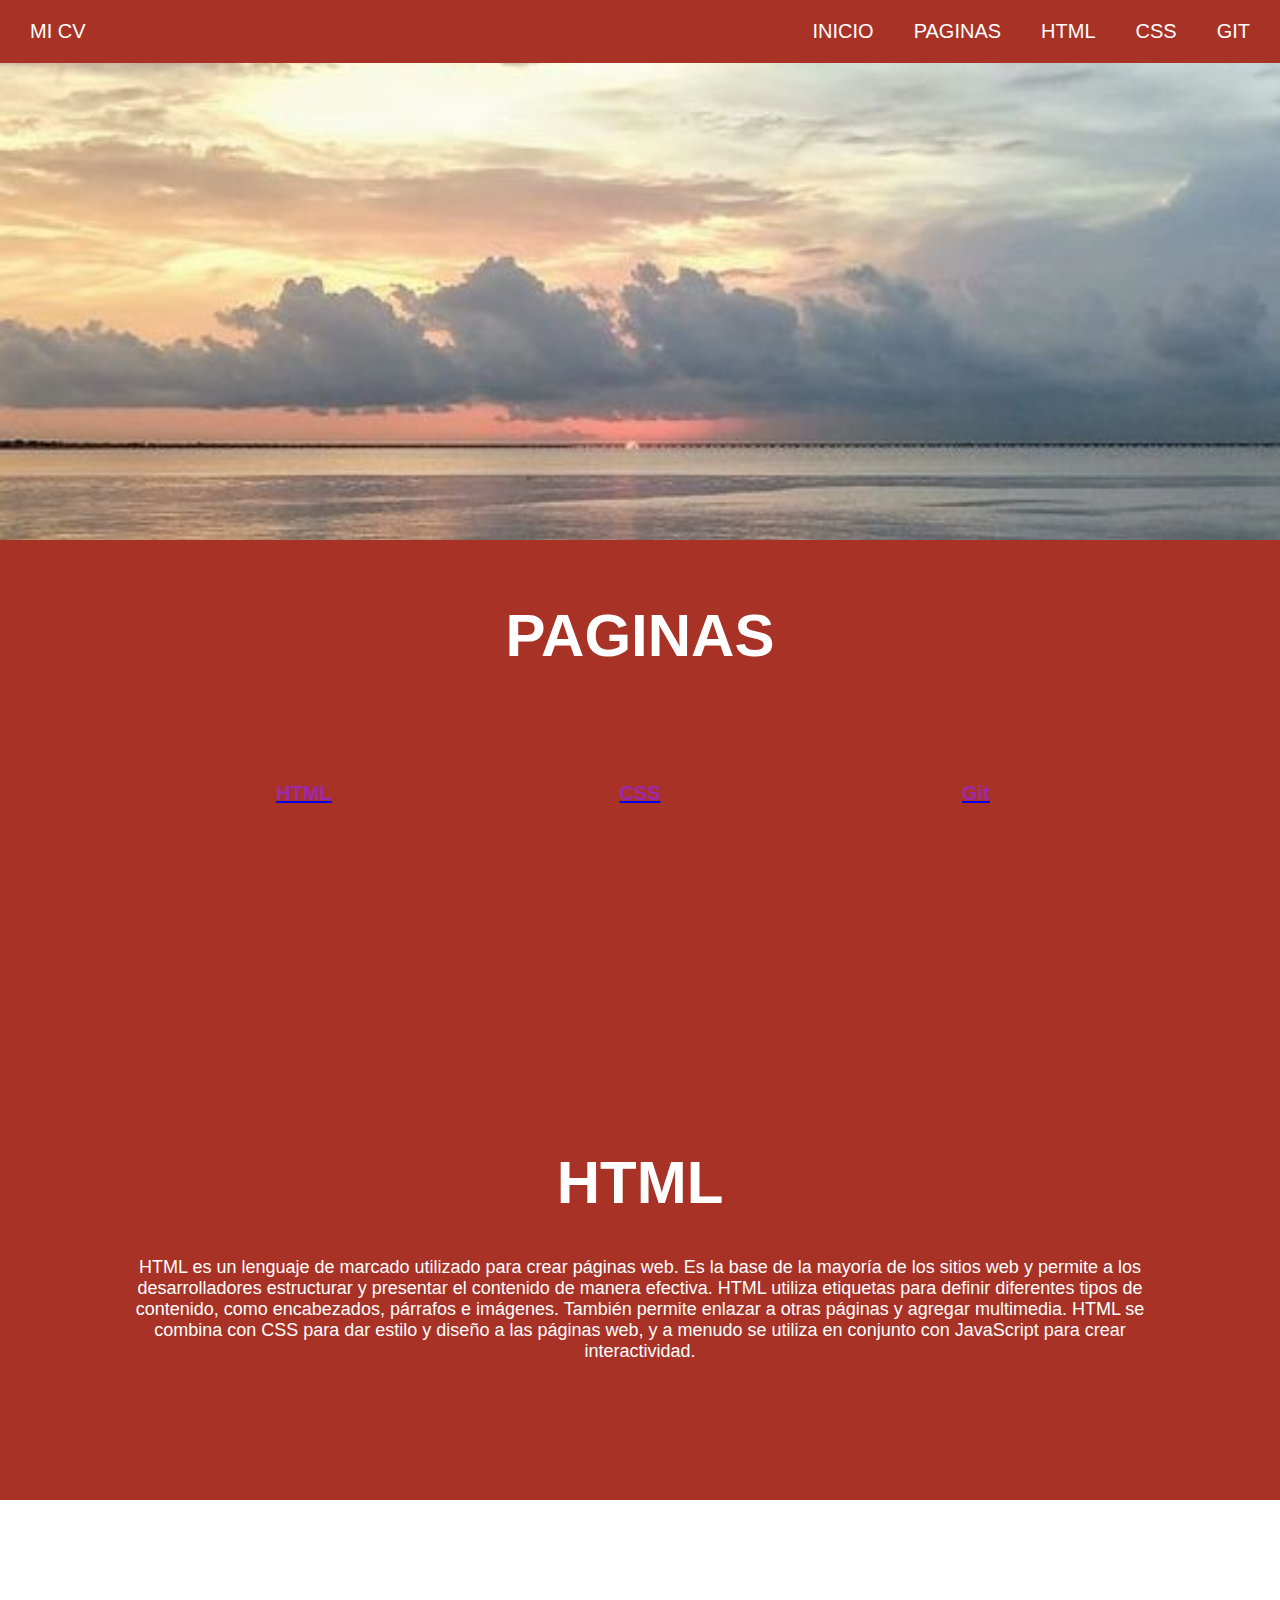
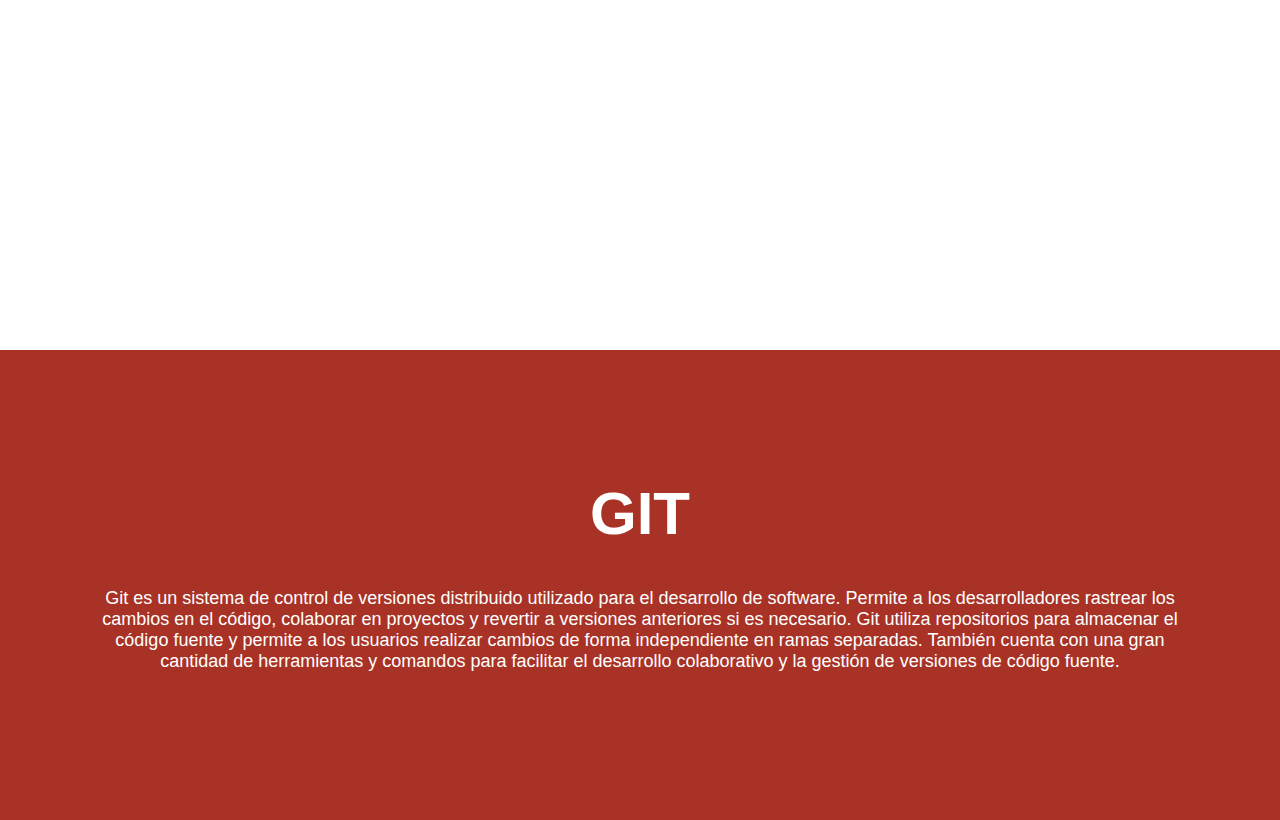
<file: Dream2.0/DREAM3.0/HTML_2023-master/informacion.html>
<!DOCTYPE html>
<html >
<head>
    <link rel="stylesheet" href="https://cdnjs.cloudflare.com/ajax/libs/font-awesome/5.15.1/css/all.min.css">
    <title>Info</title>
    <link rel="stylesheet" href="cssinformacion.css">
</head>
<body>
    
    <div class="head">

        <div class="logo">
            <a href="index.html">Mi CV</a>
        </div>

        <nav class="navbar">
            <a href="#Cursos">INICIO</a>
            <a href="#Productos">PAGINAS</a>
            <a href="#HTML">HTML</a>
            <a href="#CSS">CSS</a>
            <a href="#GIT">GIT</a>            
        </nav>

    </div>

    <header class="content header" id="Cursos">
        

        </div>
    </header>

    <section class="content sau" id="Productos">

        <h2 class="title">PAGINAS</h2>
        <p></p>

        <div class="box-container">

            <div class="box">
                
                <a href="https://lenguajehtml.com/"><h3>HTML</h3></a> 
                             
            </div>
           
            <div class="box">
                
                <a href="https://www.w3.org/Style/CSS/Overview.en.html"> <h3>CSS</h3> </a>
                            
            </div>
           
            <div class="box">
                
                <a href="https://git-scm.com/"> <h3>Git</h3></a> 
                              
            </div>
        </div>
    </section>

    <section class="content about" id="HTML">

        <a id="cvhtml"> <h2 class="title" >Html</h2></a>
        <p>HTML es un lenguaje de marcado utilizado para crear páginas web. Es la base de la mayoría de los sitios web y permite a los desarrolladores estructurar y presentar el contenido de manera efectiva. HTML utiliza etiquetas para definir diferentes tipos de contenido, como encabezados, párrafos e imágenes. También permite enlazar a otras páginas y agregar multimedia. HTML se combina con CSS para dar estilo y diseño a las páginas web, y a menudo se utiliza en conjunto con JavaScript para crear interactividad.

        </p>


    </section>

    <section class="content price" id="CSS">

        <article class="contet price">
            <a id="cvcss"> <h2 class="title">CSS</h2></a>
            <p style="background: bla;">CSS es un lenguaje de estilos utilizado para dar formato y diseño a las páginas web. Se utiliza en conjunto con HTML para controlar la apariencia y el diseño de los elementos en una página web. CSS permite cambiar el color, la fuente, el tamaño y la posición de los elementos, y también se puede utilizar para crear animaciones y efectos visuales. Con CSS, los desarrolladores pueden crear sitios web más atractivos y accesibles para los usuarios.
            </p>
            

       
        </article>

    </section>

    <section class="content contact" id="GIT">
        <a id="cvgit"><h2 class="title">GIT</h2></a>
        <p>Git es un sistema de control de versiones distribuido utilizado para el desarrollo de software. Permite a los desarrolladores rastrear los cambios en el código, colaborar en proyectos y revertir a versiones anteriores si es necesario. Git utiliza repositorios para almacenar el código fuente y permite a los usuarios realizar cambios de forma independiente en ramas separadas. También cuenta con una gran cantidad de herramientas y comandos para facilitar el desarrollo colaborativo y la gestión de versiones de código fuente.</p>
        

    </section>
</body>
</html>
</file>
<file: style.css>
#loader-container {
	position: fixed;
	top: 0;
	left: 0;
	width: 100%;
	height: 100%;
	background-color: #fff;
	display: flex;
	flex-direction: column;
	justify-content: center;
	align-items: center;
}

#loader-progress {
	width: 50%;
	height: 20px;
	background-color: #00FFEE;
}

#loader-text {
	margin-top: 10px;
	font-size: 18px;
}

#content {
	padding: 50px;
}

#loader-container {
	transition: opacity 0.5s ease-in-out;
  }
  
  .loading #loader-container {
	opacity: 1;
  }
  
  #content {
	opacity: 0;
	transition: opacity 0.5s ease-in-out;
  }
  
  .loading #content {
	display: none;
  }
  
  .loading #loader-container {
	opacity: 1;
  }
  
  .loading #content {
	opacity: 0;
  }
  
  .loading #loader-container:not(.loading) {
	opacity: 0;
  }
  
  .loading #content:not(.loading) {
	opacity: 1;
  }
</file>
<file: Dream2.0/DREAM3.0/Cv-yayo/style.css>
@import url('https://fonts.googleapis.com/css?family=Poppins:200,300,400,500,600,700,800,900&display=swap');
*{
    margin: 0;
    padding: 0;
    box-sizing: border-box;
    font-family: 'Poppins', sans-serif;
}
body{
    background: #2c3e50;
    display: flex;
    justify-content: center;
    align-items: center;
    min-height: 100vh;
}
.container{
    position: relative;
    width: 100%;
    max-width: 1000px;
    min-height: 1000px;
    background: #fff;
    margin: 50px;
    display: grid;
    grid-template-columns: 1fr 2fr;
    box-shadow: 0 35px 55px rgba(0, 0, 0, 0.1);
}
.container .left_side{
    position: relative;
    /*color de fondo*/
    background: #7d4f91;
    /*-------------------*/
    padding: 40px; 
    width: 335px;
}

.profiletext{
    position: relative;
    display: flex;
    flex-direction: column;
    align-items: center;
    padding-bottom: 20px;
    border-bottom: 1px solid rgba(255, 255, 255, 0.2);
}
.profiletext .imgbx{
    position: relative;
    width: 200px;
    height: 200px;
    border-radius: 50%;
    overflow: hidden;
}
.profiletext .imgbx img{
    position: absolute;
    top: 0;
    left: 0;
    width: 100%;
    height: 100%;
    object-fit: cover;
}
.profiletext h2{
    color: #1b2f42;
    font-size: 1.5em;
    margin-top: 20px;
    text-transform: uppercase;
    text-align: center;
    font-weight: 600;
    line-height: 1.4em;
}
.profiletext h2 span{
    font-size: 0.8em;
    font-weight: 300;
}
.contactinfo{
    padding-top: 40px;
}
.title{
    color: #1b2631;
    text-transform: uppercase;
    font-weight: 600;
    letter-spacing: 1px;
    margin-bottom: 20px;
}
.contactinfo ul{
    position: relative;
}
.contactinfo ul li{
    position: relative;
    list-style: none;
    cursor: pointer;
    color: #1b2631;
}
.contactinfo ul li .icon{
    display: inline-block;
    width: 30px;
    font-size: 18px;
    color: #838282;
}
.contactinfo ul li .icon span{
    color: #e74c3c;
    font-weight: 300;
}
.contactinfo.education li{
    margin-bottom: 15px;
}
.contactinfo.education h5{
   color: #838282;
   font-weight: 500; 
}
.contactinfo.education h4:nth-child(2){
    color: #1b2631;
    font-weight: 500;
}
.contactinfo.education h4{
    font-weight: 300;
    color: #1b2631;
}


.contactinfo.language .percent{
    position: relative;
    width: 100%;
    height: 6px;
    background: #2471a3;
    display: block;
    margin-top: 5px;
}
.contactinfo.language .percent div{
    position: absolute;
    top: 0;
    left: 0;
    height: 100%;
    background: #838282;
}
.container .right_side{
    position: relative;
    background: #3b3a3a;
    padding: 40px;
    
}
.about{
    margin-bottom: 50px;
}
.about:last-child{
    margin-bottom: 0;
}
.title2{
    color: #a666da;
    text-transform: uppercase;
    letter-spacing: 1px;
    margin-bottom: 10px;
}
p{
   color: #838282; 
}
.about .box{
    display: flex;
    flex-direction: row;
    margin: 20px 0;

}
.about .box .year_company{
    min-width: 150px;
}
.about .box .year_company h5{
    text-transform: uppercase;
    color: #a666da;
    font-weight: 600;
}
.about .box .text h4{
    text-transform: uppercase;
    color: #bfc9ca;
    font-size: 16px;
}
.skills .box{
    position: relative;
    width: 100%;
    display: grid;
    grid-template-columns: 150px 1fr;
    justify-content: center;
    align-items: center;
}
.skills .box h4{
    text-transform: uppercase;
    color: #fff;
    font-weight: 500
}
.skills .box .percent {
    position: relative;
    width: 100%;
    height: 10px;
    background: #2471a3;
}
.skills .box .percent div{
    position: absolute;
    top: 0;
    left: 0;
    height: 100%;
    background: #bfc9ca;
}
.interest ul{
    display: grid;
    grid-template-columns: repeat(4, 1fr);
}
.interest ul li{
    list-style: none;
    color: #333;
    font-weight: 500;
    margin: 10px 0;
}
.interest ul li .fa{
    color: #bfc9ca;
    font-size: 18px;
    width: 20px;
}
@media (max-width: 100px){
    .container{
        margin: 10px;
        grid-template-columns: repeat(1, 1fr);
    }
    .interest ul{
        grid-template-columns: repeat(2, 1fr);
    }
}
@media (max-width: 600px){
    .about .box{
        flex-direction: column;  
    }
    .about .box .year_company{
        
        margin-bottom: 5px;
    }
    .interest ul{
        grid-template-columns: repeat(1, 1fr);
    }
    .skills .box{
        grid-template-columns: repeat(1, 1fr);
    }
}
</file>
<file: Dream2.0/DREAM3.0/cv-master/csst.css>
@import url('https://fonts.googleapis.com/css2?family=Titillium+Web:wght@200;300;400;600;700&family=Yellowtail&display=swap');
@import url('https://fonts.googleapis.com/css2?family=Gajraj+One&display=swap');
@import url('https://fonts.googleapis.com/css2?family=Righteous&display=swap');
*{
    font-family: "Titillium Web";
    margin: 0;
    padding: 0;
}
html{
    scroll-behavior: smooth;
}

/* SECCION INICIO */
.inicio{
    background: linear-gradient(rgba(0,0,0,.3), rgba(0,0,0,.3)),
    url("cecyt9.jpg");
    background-size: cover;
    background-position: center center;
    color: #fff;
}
.inicio .contenido-seccion{
    max-width: 1000px;
    margin: auto;
    text-align: center;
    padding: 0 10px;
}
.inicio .contenido-seccion header{
    padding: 30px;
}
/* menu lateral */
.inicio .contenido-seccion header nav{
    position: fixed;
    margin-left: 60px;
    background-color: #940253;
    padding: 15px;
    border-radius: 10px;
    text-align: left;
    z-index: 99;
    display: none;
}
.inicio .contenido-seccion header nav a{
    display: block;
    color: #fff;
    text-decoration: none;
    margin-bottom: 10px;
    font-weight: bold;
}
/* ****** */
.inicio .contenido-seccion header .logo{
    font-weight: bold;
    font-size: 2.5rem;
    font-family: "Yellowtail";
    text-shadow: 0 0 35px #fff;
}
.inicio .contenido-seccion header .logo .color{
    color: #952F57;
    font-family: "Yellowtail";
}
.inicio .contenido-seccion header .nav-bar{
    position: fixed;
    background-color: #952F57;
    font-size: 20px;
    width: 50px;
    height: 50px;
    border-radius: 50%;
    line-height: 50px;
    cursor: pointer;
    transition: .3s;
}
.inicio .contenido-seccion header .nav-bar:hover{
    box-shadow: 0 0 35px #fff;
}
.inicio .contenido-seccion .info{
    padding-bottom: 130px;
}
.inicio .contenido-seccion .info h1{
    font-size: 3rem;
    letter-spacing: 5px;
}
.inicio .contenido-seccion .info h2{
    font-weight: normal;
    font-size: 20px;
    margin-top: -10px;
    letter-spacing: 2px;
}
.inicio .contenido-seccion .info .redes{
    margin: 20px 0;
}
.inicio .contenido-seccion .info .redes a{
    display: inline-block;
    text-decoration: none;
    background-color: #000;
    color: #952F57;
    border: 1px solid #952F57;
    border-radius: 50%;
    width: 40px;
    height: 40px;
    line-height: 40px;
    margin: 0 5px;
    transition: .3s;
}
.inicio .contenido-seccion .info .redes a:hover{
    color: #fff;
    background-color: #952F57;
    box-shadow: 0 0 20px #fff;
}
.inicio .contenido-seccion .foto{
    position: relative;
}
.inicio .contenido-seccion .foto img{
    max-width: 200px;
    border-radius: 50%;
    border: 5px solid #952F57 ;
    position: absolute;
    left: 50%;
    top: -100px;
    transform: translateX(-50%);
}
/* estilos generales */
.titulo-seccion{
    font-family: "Righteous";
    font-size: 1.5rem;
}
/* SECCION SOBRE MI */
.sobremi{
    background-color: #e6e6e6;
    padding: 140px 0 100px 0;
    text-align: center;
}
.sobremi .contenido-seccion{
    max-width: 1000px;
    margin: auto;
    padding: 0 10px;
}
.sobremi .contenido-seccion h3{
    text-transform: uppercase;
    font-size: 30px;
}
.sobremi .contenido-seccion .especial{
    color: #952F57;
    font-weight: bold;
    margin-top: 15px;
}
.sobremi .contenido-seccion p{
    max-width: 700px;
    margin: auto;
    color: #666;
}
.sobremi .contenido-seccion .fila{
    display: flex;
    margin-top: 30px;
    justify-content: space-between;
}
.sobremi .contenido-seccion .fila .col{
    width: 30%;
}
.sobremi .contenido-seccion .fila .col i{
    color: #952F57;
    display: inline-block;
    width: 40px;
    height: 40px;
    border: 2px solid #952F57;
    line-height: 40px;
    border-radius: 50%;
}
.sobremi .contenido-seccion .fila .col span{
    display: block;
    font-weight: bold;
    margin: 8px 0;
}
.git .contenido-seccion .quees{
    
    margin: 0 150px;
    translate: X(50%);
    color: black;
    text-align: center;
    font-size: 20px;
}
.git .contenido-seccion .titulo-seccion{
    text-align: center;
    color:#952F57;
    text-shadow:1px 1px 1px white;
    font-size: 40px;

}
.git .contenido-seccion .cuando{
   margin: auto;
   translate: X(50%);
   font-size: 20px;
   color: black;
   text-align: justify;  
   padding: 0 ;
   padding-left: 350px;
   
   padding-bottom: 50px;
   padding-right: 150px;
}

.git .contenido-seccion .version{
    font-size: 20px;
    padding: 0 150px;
    translate: X(50%);
    color: black;
    text-align: center;  
    background-color: #666;
}
.git .contenido-seccion .versioon{
    background-color: #666;
}
.git .contenido-seccion .funcion{

    font-size: 20px;
    margin: auto;
    translate: X(50%);
    color: black;
    text-align: justify;  
   padding: 0 150px;
   background-color: #667;
   line-height: 200%;
   
}
.git .contenido-seccion .funcioon{
    background-color: #667;
}
.git .contenido-seccion .cuandoh{
    font-size: 20px;
    margin: auto;
    translate: X(50%);
    color: black;
    text-align: justify;  
   padding: 0 150px;
   line-height: 200%;
      
}
.git .contenido-seccion .html table,th,td{
    border: 1px solid white;
    border-collapse: collapse;
    padding: 5px;
    text-align: center;
    background-color: cyan ;
}
</file>
<file: Dream2.0/DREAM3.0/Cv-yayo/cssinformacion.css>
*{
    margin: 0;
    padding: 0;
    border: 0;
    font-size: 100%;
    vertical-align: baseline;
}

body {
    text-align: center;
    font-family: sans-serif;
}



.head {
    display: flex;
    align-items: center;
    justify-content: space-between;
    height: 63px;
    background: #171717;
    position: fixed;
    width: 100%;
    z-index: 100%;

}

.navbar {
    display: flex;
    margin-right: 10px;

}

.logo {
    margin-left: 30px;
}

.logo a {
    text-decoration: none;
    color: #fff;
    text-transform: uppercase;
    font-size: 20px;
}

.navbar a {
    display: block;
    padding: 20px 20px;
    color: #fff;
    text-decoration: none;
    text-transform: uppercase;
    font-size: 20px;
}

.navbar a:hover {
    background: #3f3f3f;

}

header {
    display: flex;
    justify-content: center;
    align-items: center;

}

.header {
    height: 60vh !important;
    background: url(2.jpg) no-repeat center;
    background-size: cover;
}

.title {
    margin-bottom: 40px;
    font-size: 60px;
    font-weight: 600;
    text-transform: uppercase;  
    color: #fff; 
}

p {
    margin-bottom: 40px;
    font-size: 16px;
    color: #fff;
    padding: 0 100px;
}

.btn {
    display: inline-block;
    margin-top: 15px;
    padding: 10px 40px;
    border: 2px solid #9c27b0;
    color: #fff;
    text-decoration: none;
    background: #9c27b0;
}

.btn:hover{
    background: none;
}

.btn-home{
    display: flex;

}

.btn-home a{
    margin: 0 10px;
}

.content {
    height: 50vh;
    display: flex;
    flex-direction: column;
    justify-content: center;
    align-items: center;
}

.sau {
    padding: 30px;
    background: #1f1d1d;
}

.box-container {
    display: flex;
    justify-content: center;
    flex-wrap: wrap;
    text-align: center;
}

.box-container .box {
    height: 11rem;
    width: 17rem;
    background: #101010;
    text-align: center;
    border-radius: 1rem;
    box-shadow: 0 .3rem 5rem rgb(0, 0, 0, .5);
    margin: 2rem;
}

.box-container .box i{
    height: 3rem;
    width: 3rem;
    line-height: 3rem;
    text-align: center;
    border-radius: 50%;
    color: #fff;
    background: #9c27b0;
    font-size: 2rem;
    margin: 1rem 0;
}

.box-container .box h3{
    font-size: 20px;
    color:#9c27b0
}

.box-container .box p{
    padding: 0 15px;
    font-size: 16px;  
}

.info1 {
    background: #171717;
}

.info2 {
    background: url(3.jpg) no-repeat center;
    background-attachment: fixed;
    background-size: cover;
    text-align: center;
}

.info3 {
    padding-top: 20px;
    background: #171717;
    padding-bottom: 0;
}
</file>
<file: Dream2.0/DREAM3.0/HTML_2023-master/cssinformacion.css>
*{
    margin: 0;
    padding: 0;
    border: 0;
    font-size: 100%;
    vertical-align: baseline;
}

body {
    text-align: center;
    font-family: sans-serif;
}



.head {
    display: flex;
    align-items: center;
    justify-content: space-between;
    height: 63px;
    background: #a93226;
    position: fixed;
    width: 100%;
    z-index: 100%;

}

.navbar {
    display: flex;
    margin-right: 10px;

}

.logo {
    margin-left: 30px;
}

.logo a {
    text-decoration: none;
    color: #fff;
    text-transform: uppercase;
    font-size: 20px;
}

.navbar a {
    display: block;
    padding: 20px 20px;
    color: #fff;
    text-decoration: none;
    text-transform: uppercase;
    font-size: 20px;
}

.navbar a:hover {
    background: #3f3f3f;

}

header {
    display: flex;
    justify-content: center;
    align-items: center;

}

.header {
    height: 60vh !important;
    background: url(2.jpg) no-repeat center;
    background-size: cover;
    background-attachment: fixed;
    background-size: cover;
}

.title {
    margin-bottom: 40px;
    font-size: 60px;
    font-weight: 600;
    text-transform: uppercase;  
    color: #fff; 
}

p {
    margin-bottom: 40px;
    font-size: 18px;
    color: #fff;
    padding: 0 100px;
}

.btn {
    display: inline-block;
    margin-top: 15px;
    padding: 10px 40px;
    border: 2px solid #9c27b0;
    color: #fff;
    text-decoration: none;
    background: #9c27b0;
}

.btn:hover{
    background: none;
}

.btn-home{
    display: flex;

}

.btn-home a{
    margin: 0 10px;
}

.content {
    height: 50vh;
    display: flex;
    flex-direction: column;
    justify-content: center;
    align-items: center;
}

.sau {
    padding: 30px;
    background: #a93226;
}

.box-container {
    display: flex;
    justify-content: center;
    flex-wrap: wrap;
    text-align: center;
}

.box-container .box {
    height: 11rem;
    width: 17rem;
    background: transparent;
    text-align: center;
    border-radius: 1rem;
    /* box-shadow: 0 .3rem 5rem rgb(0, 0, 0, .5); */
    margin: 2rem;
}
.box a:hover{
    background-color: rgb(255, 255, 255, 0.5) ;
}
.box-container .box i{
    height: 3rem;
    width: 3rem;
    line-height: 3rem;
    text-align: center;
    border-radius: 50%;
    color: #fff;
    background: #9c27b0;
    font-size: 2rem;
    margin: 1rem 0;
}

.box-container .box h3{
    font-size: 20px;
    color:#9c27b0;
}

.box-container .box p{
    padding: 0 15px;
    font-size: 16px;  
}

.about {
    background: #a93226;
}

.price {
    background: url(3.jpg) no-repeat center;
    background-attachment: fixed;
    background-size: cover;
    text-align: center;
}

.contact {
    padding-top: 20px;
    background: #a93226;
    padding-bottom: 0;
}
</file>
